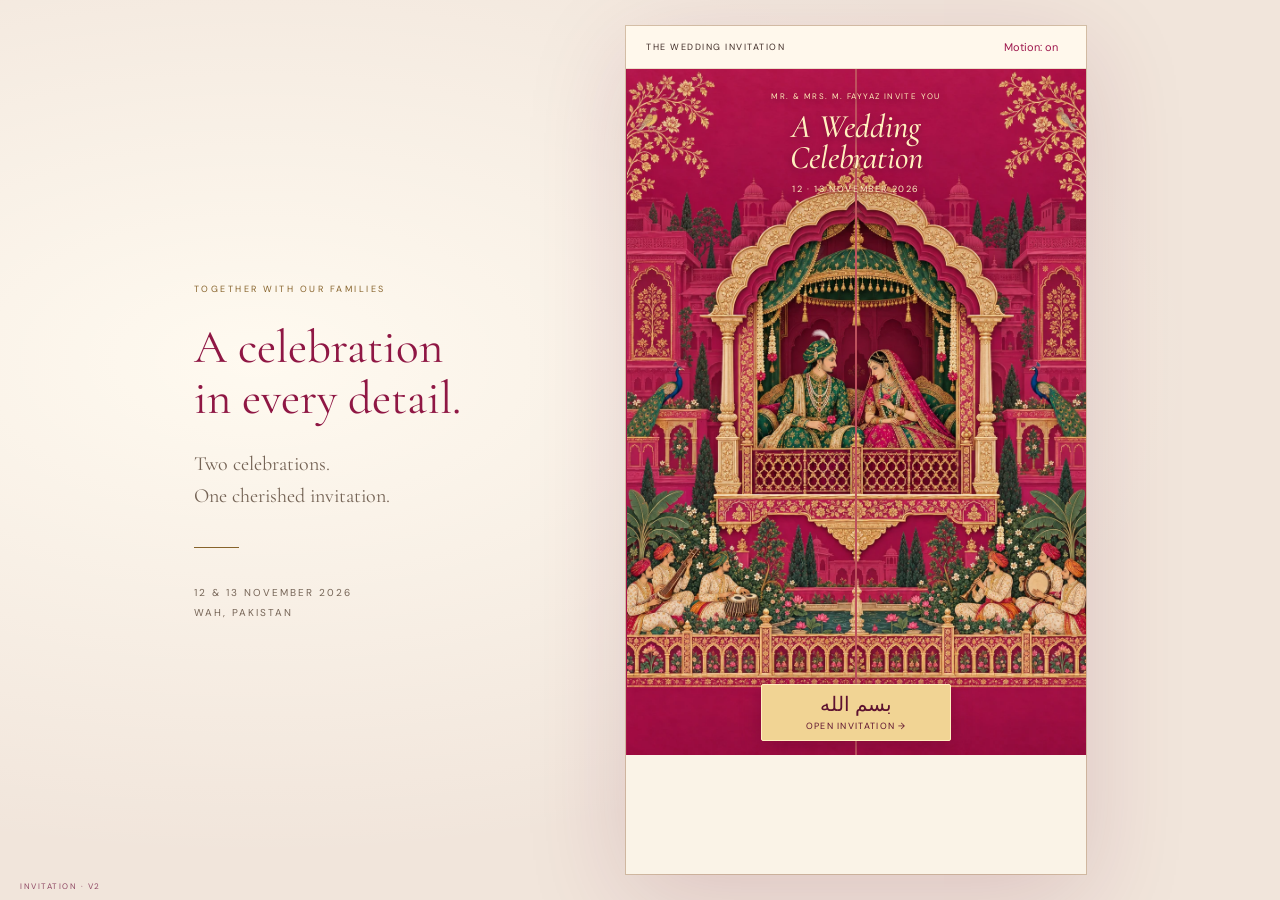
<file: index.html>
<!doctype html>
<html lang="en"><head><meta charset="utf-8"><meta name="viewport" content="width=device-width,initial-scale=1,viewport-fit=cover"><meta name="theme-color" content="#531d31"><meta name="description" content="With joy, Mr. & Mrs. M. Fayyaz invite you to celebrate. Mehndi, 12 November; Barat, 13 November 2026. Wah, Pakistan."><title>Awais Shakeel · Mehndi & Barat · 12–13 November 2026</title><meta name="robots" content="noindex, nofollow"><meta property="og:type" content="website"><meta property="og:title" content="You are invited · 12 & 13 November 2026"><meta property="og:description" content="Join the Fayyaz family for Mehndi and Barat celebrations in Wah, Pakistan."><meta property="og:image" content="https://ahsanrj-portfolio.github.io/awais-wedding-invitation/royal-cover-v2.webp"><meta property="og:image:alt" content="Magenta and gold royal miniature wedding illustration"><meta name="twitter:card" content="summary_large_image"><link rel="icon" href="favicon.svg" type="image/svg+xml"><link rel="canonical" href="https://ahsanrj-portfolio.github.io/awais-wedding-invitation/"><noscript><style>.opening,.navigation,.toolbar button,.primary[data-go],button[data-calendar],#replay{display:none!important}.invitation{height:auto!important}.book{min-height:600px}.page,.page[hidden]{position:relative!important;display:block!important;min-height:650px}.intro-copy{min-height:650px}</style></noscript><link rel="stylesheet" href="style.css"><link rel="stylesheet" href="visual-theme-v2.css?v=2"><link rel="preload" as="image" href="royal-cover-v2.webp"><link rel="stylesheet" href="motion.css"><link rel="stylesheet" href="barat-film.css"><link rel="stylesheet" href="navigation-guide.css"></head><body>
<div class="desktop-note"><span class="small">TOGETHER WITH OUR FAMILIES</span><h2>A celebration<br>in every detail.</h2><p>Two celebrations.<br>One cherished invitation.</p><span class="line"></span><p class="date-note">12 & 13 NOVEMBER 2026<br>WAH, PAKISTAN</p></div>
<main class="invitation" aria-label="Wedding invitation">
<header class="toolbar"><span class="brand">THE WEDDING INVITATION</span><button id="motion" class="text-button" aria-pressed="false">Motion: on</button></header>
<div class="book" id="book">
<section class="page intro" id="page-0" aria-labelledby="title-0"><div class="welcome-note"><p class="blessing">In the name of Allah,<br>the Most Beneficent, the Most Merciful</p><p class="hosts">Mr. & Mrs. M. Fayyaz</p><p class="invite-line">joyfully invite you to celebrate the wedding of</p></div><div class="floral-poster"><img src="floral-couple.jpg" alt="Illustrated wedding couple on a lavish red floral stage, with hanging pink flowers and chandeliers"><div class="intro-copy"><h1 id="title-0" tabindex="-1">D/o Fayyaz <span class="amp">&</span><br>Awais Shakeel</h1><p class="parentage">S/o M. Shakeel</p><p class="wedding-dates">12 & 13 November 2026</p></div></div><div class="intro-cta"><p>With your presence, our joy is complete.</p><button class="primary" data-go="1">Explore the celebrations <span>→</span></button></div></section>
<section class="page event mehndi" id="page-1" hidden aria-labelledby="title-1"><div class="event-poster mehndi-poster"><img src="mehndi-original.jpg" alt="Colourful Mehndi illustration with hanging floral baskets, orange drapes, pink backdrop, a seated couple and dhol players"><div class="poster-copy"><p class="eyebrow">THE FIRST CELEBRATION</p><h2 id="title-1" tabindex="-1">Mehndi</h2><p class="script-sub">An evening of colour & joy</p><p class="poster-date">Thursday · 12 November 2026</p><p class="poster-time">Mehndi · 7:00 PM<br>Dinner · 8:00 PM</p><p class="poster-venue">Al-Maida Marriage Hall<br><small>Jhang Bahtar Road, Wah</small></p></div></div><div class="event-content"><p class="programme">PROGRAMME · IN SHA ALLAH</p><dl class="schedule"><div><dt>Mehndi</dt><dd>7:00 PM</dd></div><div><dt>Dinner</dt><dd>8:00 PM</dd></div></dl><span aria-hidden="true" class="ornament">✧</span><p class="eyebrow">THE VENUE</p><h3>Al-Maida Marriage Hall</h3><p class="address">Jhang Bahtar Road, Wah</p><div class="actions"><button class="primary" data-calendar="0">Add to calendar <span>↗</span></button><a class="secondary" target="_blank" rel="noopener" href="https://www.google.com/maps/search/?api=1&query=Al-Maida%20Marriage%20Hall%20Jhang%20Bahtar%20Road%20Wah">Find venue ↗</a></div><p class="micro">Times in Pakistan Standard Time · Maps opens a venue search</p></div></section>
<section class="page event barat" id="page-2" hidden aria-labelledby="title-2"><div class="barat-film"><h2 id="title-2" tabindex="-1" class="scene-heading">Baraat Welcome</h2><video id="barat-video" muted loop playsinline preload="none" poster="barat-procession-poster.jpg" aria-label="Animated wedding procession beneath a maroon and gold palace arch"><source src="barat-procession.mp4" type="video/mp4"></video><div class="foreground-ground" aria-hidden="true"></div><img class="foreground-bride" src="bride-red-foreground.png" alt="Bride seen from behind wearing a deep red lehenga with ornate gold embroidery"><button class="barat-video-control" id="barat-video-control">Play scene ▷</button></div><div class="event-content"><p class="barat-event-date">Friday · 13 November 2026</p><p class="programme">PROGRAMME · IN SHA ALLAH</p><dl class="schedule"><div><dt>Arrival of Barat</dt><dd>12:00 PM</dd></div><div><dt>Lunch</dt><dd>1:00 PM</dd></div><div><dt>Rukhsati</dt><dd>3:00 PM</dd></div></dl><span aria-hidden="true" class="ornament">✧</span><p class="eyebrow">THE VENUE</p><h3>Kallisto Grand Marquee</h3><p class="address">Jhang Bahtar Road, Wah</p><div class="actions"><button class="primary" data-calendar="1">Add to calendar <span>↗</span></button><a class="secondary" target="_blank" rel="noopener" href="https://www.google.com/maps/search/?api=1&query=Kallisto%20Grand%20Marquee%20Jhang%20Bahtar%20Road%20Wah">Find venue ↗</a></div><p class="micro">Times in Pakistan Standard Time · Maps opens a venue search</p></div></section>
<section class="page rsvp" id="page-3" hidden aria-labelledby="title-3"><div class="rsvp-content"><span class="eyebrow">WE LOOK FORWARD TO WELCOMING YOU</span><h2 id="title-3" tabindex="-1">With love,<br>our family</h2><img class="couple" src="couple-blended.svg" alt="Illustration of a bride in maroon and gold and a groom in a black sherwani dancing together"><p class="programme">R.S.V.P.</p><div class="contacts"><a href="tel:+923005140269"><span>M. Fayyaz</span><small>0300-5140269</small><b aria-hidden="true">↗</b></a><a href="tel:+923365899009"><span>M. Ahsan</span><small>0336-5899009</small><b aria-hidden="true">↗</b></a></div><p class="looking">Looking forward</p><p class="family">M. Riaz · M. Imran · M. Ijaz</p><button id="replay" class="text-button">↺ Replay the opening</button></div></section>
<div id="opening" class="opening"><div class="cover-art" role="img" aria-label="Magenta and antique-gold miniature invitation cover with a royal couple in an emerald jharokha and wedding musicians"></div><div class="opening-copy"><p class="eyebrow">MR. & MRS. M. FAYYAZ INVITE YOU</p><h2>A Wedding<br>Celebration</h2><p>12 · 13 NOVEMBER 2026</p></div><button id="open" class="seal" aria-label="Open the wedding invitation"><span>بسم الله</span><small>OPEN INVITATION →</small></button></div>
</div><footer class="navigation"><button id="back" aria-label="Previous card">←</button><nav aria-label="Invitation cards"><button data-go="0" aria-current="page">Invitation</button><button data-go="1">Mehndi</button><button data-go="2">Barat</button><button data-go="3">RSVP</button></nav><button id="next" aria-label="Next card">→</button></footer><div class="status" role="status" aria-live="polite" id="status"></div>
</main><span class="build">INVITATION · V2</span><script src="app.js"></script><script src="motion.js"></script><script src="barat-film.js"></script><script src="navigation-guide.js"></script></body></html>
</file>
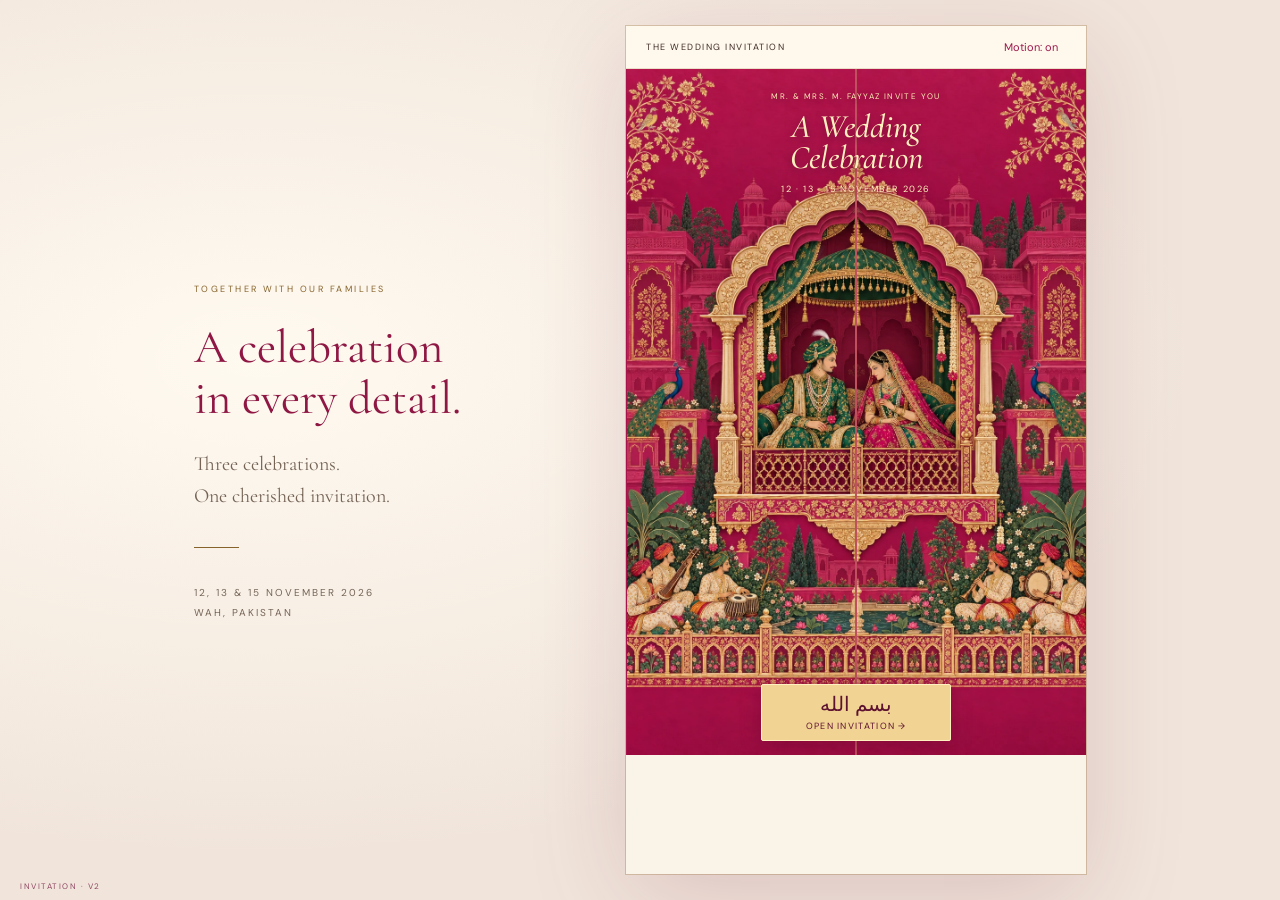
<file: with-walima.html>
<!doctype html>
<html lang="en"><head><meta charset="utf-8"><meta name="viewport" content="width=device-width,initial-scale=1,viewport-fit=cover"><meta name="theme-color" content="#531d31"><meta name="description" content="With joy, Mr. & Mrs. M. Fayyaz invite you to celebrate. Mehndi, 12 November; Barat, 13 November; Walima, 15 November 2026. Wah, Pakistan."><title>Awais Shakeel · Mehndi, Barat & Walima · November 2026</title><meta name="robots" content="noindex, nofollow"><meta property="og:type" content="website"><meta property="og:title" content="You are invited · 12, 13 & 15 November 2026"><meta property="og:description" content="Join the Fayyaz and Shakeel families for Mehndi, Barat and Walima in Wah, Pakistan."><meta property="og:image" content="https://ahsanrj-portfolio.github.io/awais-wedding-invitation/royal-cover-v2.webp"><meta property="og:image:alt" content="Magenta and gold royal miniature wedding illustration"><meta name="twitter:card" content="summary_large_image"><link rel="icon" href="favicon.svg" type="image/svg+xml"><link rel="canonical" href="https://ahsanrj-portfolio.github.io/awais-wedding-invitation/with-walima.html"><noscript><style>.opening,.navigation,.toolbar button,.primary[data-go],button[data-calendar],#replay{display:none!important}.invitation{height:auto!important}.book{min-height:600px}.page,.page[hidden]{position:relative!important;display:block!important;min-height:650px}.intro-copy{min-height:650px}</style></noscript><link rel="stylesheet" href="style.css"><link rel="stylesheet" href="visual-theme-v2.css?v=2"><link rel="preload" as="image" href="royal-cover-v2.webp"><link rel="stylesheet" href="motion.css"><link rel="stylesheet" href="walima.css"><link rel="stylesheet" href="barat-film.css"><link rel="stylesheet" href="navigation-guide.css"></head><body>
<div class="desktop-note"><span class="small">TOGETHER WITH OUR FAMILIES</span><h2>A celebration<br>in every detail.</h2><p>Three celebrations.<br>One cherished invitation.</p><span class="line"></span><p class="date-note">12, 13 & 15 NOVEMBER 2026<br>WAH, PAKISTAN</p></div>
<main class="invitation" aria-label="Wedding invitation">
<header class="toolbar"><span class="brand">THE WEDDING INVITATION</span><button id="motion" class="text-button" aria-pressed="false">Motion: on</button></header>
<div class="book" id="book">
<section class="page intro" id="page-0" aria-labelledby="title-0"><div class="welcome-note"><p class="blessing">In the name of Allah,<br>the Most Beneficent, the Most Merciful</p><p class="hosts">Mr. & Mrs. M. Fayyaz<br>Mr. & Mrs. M. Shakeel</p><p class="invite-line">joyfully invite you to celebrate the wedding of</p></div><div class="floral-poster"><img src="floral-couple.jpg" alt="Illustrated wedding couple on a lavish red floral stage, with hanging pink flowers and chandeliers"><div class="intro-copy"><h1 id="title-0" tabindex="-1">D/o Fayyaz <span class="amp">&</span><br>Awais Shakeel</h1><p class="parentage">S/o M. Shakeel</p><p class="wedding-dates">12, 13 & 15 November 2026</p></div></div><div class="intro-cta"><p>With your presence, our joy is complete.</p><button class="primary" data-go="1">Explore the celebrations <span>→</span></button></div></section>
<section class="page event mehndi" id="page-1" hidden aria-labelledby="title-1"><div class="event-poster mehndi-poster"><img src="mehndi-original.jpg" alt="Colourful Mehndi illustration with hanging floral baskets, orange drapes, pink backdrop, a seated couple and dhol players"><div class="poster-copy"><p class="eyebrow">THE FIRST CELEBRATION</p><h2 id="title-1" tabindex="-1">Mehndi</h2><p class="script-sub">An evening of colour & joy</p><p class="poster-date">Thursday · 12 November 2026</p><p class="poster-time">Mehndi · 7:00 PM<br>Dinner · 8:00 PM</p><p class="poster-venue">Al-Maida Marriage Hall<br><small>Jhang Bahtar Road, Wah</small></p></div></div><div class="event-content"><p class="programme">PROGRAMME · IN SHA ALLAH</p><dl class="schedule"><div><dt>Mehndi</dt><dd>7:00 PM</dd></div><div><dt>Dinner</dt><dd>8:00 PM</dd></div></dl><span aria-hidden="true" class="ornament">✧</span><p class="eyebrow">THE VENUE</p><h3>Al-Maida Marriage Hall</h3><p class="address">Jhang Bahtar Road, Wah</p><div class="actions"><button class="primary" data-calendar="0">Add to calendar <span>↗</span></button><a class="secondary" target="_blank" rel="noopener" href="https://www.google.com/maps/search/?api=1&query=Al-Maida%20Marriage%20Hall%20Jhang%20Bahtar%20Road%20Wah">Find venue ↗</a></div><p class="micro">Times in Pakistan Standard Time · Maps opens a venue search</p></div></section>
<section class="page event barat" id="page-2" hidden aria-labelledby="title-2"><div class="barat-film"><h2 id="title-2" tabindex="-1" class="scene-heading">Baraat Welcome</h2><video id="barat-video" muted loop playsinline preload="none" poster="barat-procession-poster.jpg" aria-label="Animated wedding procession beneath a maroon and gold palace arch"><source src="barat-procession.mp4" type="video/mp4"></video><div class="foreground-ground" aria-hidden="true"></div><img class="foreground-bride" src="bride-red-foreground.png" alt="Bride seen from behind wearing a deep red lehenga with ornate gold embroidery"><button class="barat-video-control" id="barat-video-control">Play scene ▷</button></div><div class="event-content"><p class="barat-event-date">Friday · 13 November 2026</p><p class="programme">PROGRAMME · IN SHA ALLAH</p><dl class="schedule"><div><dt>Arrival of Barat</dt><dd>12:00 PM</dd></div><div><dt>Lunch</dt><dd>1:00 PM</dd></div><div><dt>Rukhsati</dt><dd>3:00 PM</dd></div></dl><span aria-hidden="true" class="ornament">✧</span><p class="eyebrow">THE VENUE</p><h3>Kallisto Grand Marquee</h3><p class="address">Jhang Bahtar Road, Wah</p><div class="actions"><button class="primary" data-calendar="1">Add to calendar <span>↗</span></button><a class="secondary" target="_blank" rel="noopener" href="https://www.google.com/maps/search/?api=1&query=Kallisto%20Grand%20Marquee%20Jhang%20Bahtar%20Road%20Wah">Find venue ↗</a></div><p class="micro">Times in Pakistan Standard Time · Maps opens a venue search</p></div></section>
<section class="page event walima" id="page-3" hidden aria-labelledby="title-3"><div class="walima-poster"><video id="walima-video" muted loop playsinline preload="none" poster="walima-poster.jpg" aria-label="Animated chandelier-lit garden with an illustrated couple"><source src="walima-scene-clean-loop.mp4" type="video/mp4"></video><div class="walima-copy"><p class="eyebrow">MR. &amp; MRS. M. SHAKEEL INVITE YOU</p><h2 id="title-3" tabindex="-1">Walima</h2><p class="walima-names">D/o Fayyaz &amp; Awais Shakeel</p><p class="walima-date">Sunday · 15 November 2026</p><p class="walima-time">Arrival · 12:00 PM<br>Lunch · 1:00 PM</p><h3>GMC Marquee</h3><p class="walima-address">New City Phase 2, Wah Cantt</p></div><button class="video-control" id="video-control">Play scene ▷</button></div><div class="event-content"><p class="programme">PROGRAMME · IN SHA ALLAH</p><dl class="schedule"><div><dt>Arrival</dt><dd>12:00 PM</dd></div><div><dt>Lunch</dt><dd>1:00 PM</dd></div></dl><span class="ornament" aria-hidden="true">✧</span><p class="eyebrow">THE VENUE</p><h3>GMC Marquee</h3><p class="address">New City Phase 2, Wah Cantt</p><div class="actions"><button class="primary" data-calendar="2">Add to calendar ↗</button><a class="secondary" target="_blank" rel="noopener" href="https://www.google.com/maps/search/?api=1&amp;query=GMC%20Marquee%20New%20City%20Phase%202%20Wah%20Cantt">Find venue ↗</a></div><p class="micro">Pakistan Standard Time · Maps opens a venue search</p></div></section><section class="page rsvp" id="page-4" hidden aria-labelledby="title-4"><div class="rsvp-content"><span class="eyebrow">WE LOOK FORWARD TO WELCOMING YOU</span><h2 id="title-4" tabindex="-1">With love,<br>our family</h2><img class="couple" src="couple-blended.svg" alt="Illustration of a bride in maroon and gold and a groom in a black sherwani dancing together"><p class="programme">R.S.V.P.</p><div class="contacts"><a href="tel:+923005140269"><span>M. Fayyaz</span><small>0300-5140269</small><b aria-hidden="true">↗</b></a><a href="tel:+923365899009"><span>M. Ahsan</span><small>0336-5899009</small><b aria-hidden="true">↗</b></a></div><p class="looking">Looking forward</p><p class="family">M. Riaz · M. Imran · M. Ijaz</p><button id="replay" class="text-button">↺ Replay the opening</button></div></section>
<div id="opening" class="opening"><div class="cover-art" role="img" aria-label="Magenta and antique-gold miniature invitation cover with a royal couple in an emerald jharokha and wedding musicians"></div><div class="opening-copy"><p class="eyebrow">MR. & MRS. M. FAYYAZ INVITE YOU</p><h2>A Wedding<br>Celebration</h2><p>12 · 13 · 15 NOVEMBER 2026</p></div><button id="open" class="seal" aria-label="Open the wedding invitation"><span>بسم الله</span><small>OPEN INVITATION →</small></button></div>
</div><footer class="navigation"><button id="back" aria-label="Previous card">←</button><nav aria-label="Invitation cards"><button data-go="0" aria-current="page">Invitation</button><button data-go="1">Mehndi</button><button data-go="2">Barat</button><button data-go="3">Walima</button><button data-go="4">RSVP</button></nav><button id="next" aria-label="Next card">→</button></footer><div class="status" role="status" aria-live="polite" id="status"></div>
</main><span class="build">INVITATION · V2</span><script src="walima-app.js?v=day"></script><script src="motion.js"></script><script src="walima.js"></script><script src="barat-film.js"></script><script src="navigation-guide.js"></script></body></html>
</file>
<file: style.css>
@import url('https://fonts.googleapis.com/css2?family=Cormorant+Garamond:ital,wght@0,400;0,500;0,600;1,400;1,500&family=DM+Sans:wght@400;500;600&display=swap');
:root{--wine:#63283a;--ink:#402d28;--gold:#9d7944;--paper:#faf3e7;--sans:'DM Sans',Arial,sans-serif;--serif:'Cormorant Garamond',Georgia,serif}*{box-sizing:border-box}body{margin:0;color:var(--ink);background:#eee5d8;font-family:var(--serif);min-height:100vh;min-height:100dvh;display:flex;align-items:center;justify-content:center;gap:8vw;padding:26px;background-image:radial-gradient(ellipse at 20% 50%,#fffcf5 0%,transparent 60%)}button,a{-webkit-tap-highlight-color:transparent}button{cursor:pointer;font:inherit}button:focus-visible,a:focus-visible{outline:3px solid #b77a25;outline-offset:4px}button:disabled{opacity:.3;cursor:default}a{color:inherit}button{touch-action:manipulation}h1,h2,h3,p{margin:0}h1:focus,h2:focus{outline:none}.desktop-note{width:330px;align-self:center}.small,.eyebrow,.brand,.programme,.location-label,.date-note,.micro,.build{font-family:var(--sans)}.small{font-size:9px;letter-spacing:2.5px;color:var(--gold)}.desktop-note h2{font-size:47px;line-height:1.08;font-weight:400;margin:25px 0;color:var(--wine)}.desktop-note p{font-size:20px;line-height:1.6;color:#806f62}.line{display:block;width:45px;height:1px;background:var(--gold);margin:35px 0}.desktop-note .date-note{font-size:10px;letter-spacing:2px;line-height:2}.invitation{position:relative;width:460px;max-width:100%;height:min(900px,calc(100dvh - 52px));min-height:0;background:var(--paper);box-shadow:0 24px 90px #39221826,0 0 0 1px #a1855740;display:flex;flex-direction:column}.toolbar{height:43px;flex-shrink:0;padding:0 20px;display:flex;justify-content:space-between;align-items:center;border-bottom:1px solid #9c7b4433;background:#fbf6ed}.brand{font-size:8px;letter-spacing:1.5px}.text-button{border:0;background:none;font-family:var(--sans);font-size:10px;min-height:44px;color:var(--wine);padding:8px}.book{position:relative;flex:1;min-height:0;perspective:1400px;background:var(--paper)}.page{position:absolute;inset:0;overflow:auto;overscroll-behavior:contain;background-color:var(--paper);scrollbar-width:thin;scrollbar-color:#bca47a transparent}.page[hidden]{display:none}.intro{background-image:url('courtyard.webp');background-size:100% 100%;text-align:center}.intro-copy{padding:21% 14% 26%;min-height:100%;display:flex;align-items:center;flex-direction:column}.blessing{font-size:10px;line-height:1.5;letter-spacing:.7px;text-transform:uppercase;max-width:230px}.hosts{font-size:20px;margin-top:24px;font-weight:600}.invite-line{font-size:13px;margin:8px -4px 18px}.intro h1{font-size:44px;line-height:.96;letter-spacing:-1.5px;color:var(--wine);font-weight:500}.amp{display:block;font-size:30px;font-style:italic;color:var(--gold);margin:7px}.parentage{font-size:14px;margin-top:11px}.flourish{font-size:32px;color:var(--gold);margin:10px 0 4px}.wedding-dates{font-size:21px}.location-label{font-size:8px;letter-spacing:2px;margin-top:9px}.primary{border:1px solid var(--wine);background:var(--wine);color:#fff8e9;min-height:46px;padding:12px 20px;display:inline-flex;align-items:center;justify-content:center;gap:16px;text-decoration:none;font:11px var(--sans);letter-spacing:.2px;transition:background .2s}.primary:hover{background:#82384e}.intro .primary{margin-top:23px;padding:12px 14px;font-size:10px}.intro-bottom{position:absolute;bottom:20px;left:0;right:0;font-size:12px;font-style:italic}.navigation{height:65px;flex-shrink:0;background:#fcf7ee;border-top:1px solid #b79b733d;display:flex;align-items:center;justify-content:space-between;padding:4px 8px}.navigation>button{width:36px;min-height:44px;background:none;border:0;font-size:23px;color:var(--wine)}nav{display:flex;gap:4px}nav button{position:relative;border:0;background:transparent;font:10px var(--sans);min-height:44px;padding:10px;color:#968474}nav button[aria-current]{color:var(--wine)}nav button[aria-current]:after{content:'';width:16px;height:2px;background:var(--wine);position:absolute;bottom:4px;left:calc(50% - 8px)}.event{background-image:linear-gradient(#fbf5eae8,#fbf5eae8),url('courtyard.webp');background-size:cover;text-align:center;padding:24px}.event:before{content:'';position:absolute;inset:12px;border:1px solid #a98a5f66;pointer-events:none}.event-content{position:relative;padding:22px 12px 20px}.eyebrow{font-size:8px;letter-spacing:1.7px;line-height:1.7;color:var(--gold)}.event h2{font-size:65px;line-height:1;font-weight:400;font-style:italic;margin:14px 0 4px}.script-sub{font-size:17px;font-style:italic;color:#8f775e}.mehndi{--wine:#425b40}.date-block{display:flex;align-items:center;justify-content:center;gap:20px;border-top:1px solid #ad91664d;border-bottom:1px solid #ad91664d;padding:13px 0;margin:24px 0}.date-block strong{font-weight:400;font-size:66px;line-height:1;color:var(--wine)}.date-block span{font:9px/1.7 var(--sans);letter-spacing:1px;min-width:68px}.programme{font-size:9px;letter-spacing:1.4px;margin-bottom:14px}.schedule{margin:0 auto;max-width:270px;font-size:19px}.schedule div{display:flex;justify-content:space-between;padding:6px 0;border-bottom:1px dotted #ad916657}.schedule dd{margin:0;font-size:18px}.ornament{display:block;font-size:28px;color:var(--gold);margin:13px 0 9px}.event h3{font-size:26px;font-weight:600;margin-top:5px;line-height:1.1}.address{font-size:16px;margin-top:6px}.actions{display:flex;flex-direction:column;gap:4px;align-items:stretch;margin:23px auto 0;max-width:280px}.secondary{padding:14px 16px;font:11px var(--sans);text-underline-offset:4px;min-height:44px}.micro{font-size:8px;line-height:1.6;color:#8e7c68;margin:8px auto 0;max-width:260px}.rsvp{background:radial-gradient(ellipse at 50% 45%,#fff 0%,#faf3e7 65%);text-align:center}.rsvp-content{padding:34px 42px 20px}.rsvp h2{font-size:42px;line-height:1.05;font-style:italic;font-weight:400;color:var(--wine);margin:12px 0}.couple{height:220px;max-width:100%;object-fit:contain;mix-blend-mode:multiply}.contacts{display:flex;flex-direction:column;gap:4px}.contacts a{position:relative;padding:12px 20px;border-bottom:1px solid #bba0795e;text-decoration:none;text-align:left;min-height:58px}.contacts span{display:block;font-size:20px}.contacts small{font:10px var(--sans);color:#89735e}.contacts b{position:absolute;right:16px;top:22px;font-weight:400}.looking{font-size:16px;font-style:italic;margin-top:18px}.family{font-size:16px;margin:6px 0 10px}.opening{position:absolute;inset:0;z-index:5;perspective:1300px;overflow:hidden;background:none;pointer-events:none}.door{position:absolute;width:50.1%;height:100%;top:0;background-color:#63283a;background-image:repeating-linear-gradient(90deg,transparent 0 28px,#e9c8840b 29px 30px),linear-gradient(90deg,#0002,transparent 40%,#0002);border:1px solid #c2a16c;backface-visibility:hidden;transition:transform 1.7s cubic-bezier(.32,.04,.22,1);pointer-events:auto}.left-door{left:0;transform-origin:left center}.right-door{right:0;transform-origin:right center}.door-inlay{position:absolute;inset:17px 10px;border:1px solid #c8a76a9c;border-radius:130px 130px 0 0;box-shadow:inset 0 0 0 6px #63283a,inset 0 0 0 7px #c8a76a66}.door-panel{position:absolute;inset:48% 15px 25px;border:1px solid #c8a76a66;border-radius:60px 60px 2px 2px;background:repeating-conic-gradient(from 45deg,#c7a36b14 0% 25%,transparent 0% 50%) 0 0/24px 24px}.door-flower{position:absolute;top:19%;left:0;right:0;text-align:center;font-size:74px;color:#d3b97f66}.opening-copy{position:absolute;top:24%;left:8%;right:8%;color:#f7e6bf;text-align:center;transition:opacity .35s}.opening-copy .eyebrow{color:#ddc89e}.opening-copy h2{font-size:39px;line-height:1.08;font-weight:400;font-style:italic;margin:18px 0}.opening-copy>p:last-child{font:9px var(--sans);letter-spacing:2px}.seal{position:absolute;left:50%;top:58%;transform:translate(-50%,-50%);border:1px solid #e7c98a;border-radius:50%;width:112px;height:112px;background:#b08b4e;color:#fff8e8;box-shadow:0 0 0 5px #63283a,0 0 0 6px #c2a16c,0 8px 30px #0005;pointer-events:auto;transition:opacity .3s,box-shadow .3s}.seal:hover{box-shadow:0 0 0 7px #63283a,0 0 0 8px #e5c992,0 8px 30px #0005}.seal span{display:block;font:30px Georgia,serif}.seal small{display:block;font:7px var(--sans);letter-spacing:1px;margin-top:10px}.tap-hint{position:absolute;bottom:15%;width:100%;text-align:center;color:#d6bf94;font-size:15px;font-style:italic;transition:opacity .3s}.opening.opened .left-door{transform:rotateY(-105deg)}.opening.opened .right-door{transform:rotateY(105deg)}.opening.opened .opening-copy,.opening.opened .seal,.opening.opened .tap-hint{opacity:0;pointer-events:none}.opening[hidden]{display:none}.page.enter{animation:card-in .55s ease-out}@keyframes card-in{from{opacity:0;transform:rotateY(-7deg) translateX(12px)}to{opacity:1;transform:none}}.status{position:absolute;bottom:70px;left:25px;right:25px;font:11px/1.5 var(--sans);background:#fff9eefa;padding:0;text-align:center;z-index:8}.status:not(:empty){padding:12px;border:1px solid #c9b58f}.build{position:fixed;bottom:9px;left:20px;font-size:8px;letter-spacing:1.5px;color:#9d8b77}.calm .door{transition:none}.calm .page.enter{animation:none}@media(prefers-reduced-motion:reduce){body:not(.full-motion) .door{transition:none}body:not(.full-motion) .page.enter{animation:none}}@media(max-width:850px){.desktop-note{display:none}body{padding:18px}.invitation{height:calc(100dvh - 36px)}.build{display:none}}@media(max-width:500px){body{padding:0;display:block;background:var(--paper)}.invitation{width:100%;height:100vh;height:100dvh;min-height:0;box-shadow:none}.toolbar{padding-top:env(safe-area-inset-top);height:calc(43px + env(safe-area-inset-top));padding-left:15px;padding-right:12px}.navigation{height:calc(65px + env(safe-area-inset-bottom));padding-bottom:env(safe-area-inset-bottom)}.intro h1{font-size:clamp(35px,10.5vw,46px)}.intro-copy{padding-top:21%;padding-bottom:30%}.hosts{margin-top:20px}.rsvp-content{padding:28px 34px 20px}.event{padding:20px}.event-content{padding-top:20px}.event h2{font-size:59px}.opening-copy h2{font-size:36px}}@media(max-height:740px){.intro-copy{padding-top:15%;padding-bottom:100px}.blessing{font-size:9px}.hosts{margin-top:13px}.invite-line{margin-bottom:14px}.intro h1{font-size:37px}.flourish{margin:4px 0;font-size:25px}.intro .primary{margin-top:14px}.intro-bottom{display:none}.event-content{padding-top:10px}.event h2{font-size:51px;margin-top:8px}.date-block{margin:15px 0;padding:9px 0}.date-block strong{font-size:53px}.ornament{margin:9px 0 4px}.actions{margin-top:13px}.couple{height:160px}.rsvp-content{padding-top:20px}.rsvp h2{font-size:36px}}
/* Audit refinements */
.opening-copy{top:14%}.seal{top:65%}.tap-hint{bottom:10%}.door-flower{top:6%;font-size:58px}.wedding-dates{position:relative;z-index:1;background:#fbf4e7f2;box-shadow:0 0 18px 10px #fbf4e7ed;padding:3px 7px}.location-label{position:relative;z-index:1;background:#fbf4e7e8}.brand{font-size:9px}.text-button{font-size:11px}.eyebrow{font-size:10px}.programme{font-size:10px}nav button{font-size:11px}.micro{font-size:10px}.primary,.intro .primary{font-size:12px}.secondary{font-size:12px}.contacts small{font-size:12px}.navigation>button{width:44px;flex-shrink:0}nav{gap:0}nav button{padding:10px 7px}.door-flower,.flourish,.ornament{user-select:none}@media(max-width:350px){.brand{font-size:8px;letter-spacing:1px}.intro-copy{padding-left:12%;padding-right:12%}.opening-copy h2{font-size:32px}.seal{width:98px;height:98px}.tap-hint{font-size:13px}.rsvp-content{padding-left:24px;padding-right:24px}.event{padding:16px}.event-content{padding-left:8px;padding-right:8px}.date-block{gap:12px}}
@media(max-height:420px){.opening-copy{top:7%;left:8%;right:50%}.opening-copy h2{font-size:24px;margin:10px 0}.opening-copy .eyebrow{font-size:8px}.opening-copy>p:last-child{font-size:8px;line-height:1.6}.seal{left:75%;top:45%;width:95px;height:95px}.tap-hint{bottom:5%;font-size:12px}.door-flower{display:none}}
body{overflow-x:hidden} :root{--gold:#806033}.script-sub{color:#756047}.micro,.contacts small{color:#70604d}nav button{color:#756451}.desktop-note p{color:#756456}

.status{pointer-events:none}
</file>
<file: visual-theme-v2.css>
/* V2: supplied illustration-led invitation */
:root{--wine:#9e174d;--gold:#87632b}body{background:#f1e5db;background-image:radial-gradient(ellipse at 20% 40%,#fffaf0,transparent 65%)}.desktop-note h2{color:#8f1744}.invitation{box-shadow:0 25px 95px #6b143928,0 0 0 1px #b6986c77}.toolbar,.navigation{background:#fff8ec}.book{background:#fff7e9}.opening{background:#a7144b;overflow:hidden;perspective:1500px}.cover-art{position:absolute;inset:0;background:url('royal-cover-v2.webp') center/contain no-repeat;transform-origin:left center;transition:transform 1.2s cubic-bezier(.3,.04,.18,1),opacity 1.1s}.opening-copy{top:3%;left:10%;right:10%;color:#fff0be;text-shadow:0 2px 7px #721039}.opening-copy .eyebrow{font-size:8px;letter-spacing:1.4px;color:#ffedb8}.opening-copy h2{font-size:33px;line-height:.92;margin:9px 0 10px;font-weight:500}.opening-copy>p:last-child{font-size:9px;letter-spacing:1.6px}.seal{top:auto;bottom:2%;left:50%;transform:translateX(-50%);width:190px;height:57px;border-radius:2px;background:#f1d494;color:#5d1230;border:1px solid #fff0bf;box-shadow:0 3px 20px #60062d66}.seal span{font-size:20px;line-height:1}.seal small{font-size:9px;letter-spacing:1.3px;margin-top:6px}.seal:hover{box-shadow:0 0 0 3px #cda95c88,0 4px 20px #60062d77}.opening.opened .cover-art{transform:rotateY(-88deg);opacity:0}.calm .cover-art{transition:none}@media(prefers-reduced-motion:reduce){body:not(.full-motion) .cover-art{transition:none}}
.intro{background:#fff8e9;text-align:center}.welcome-note{padding:22px 15px 12px;background:#fff8ed}.welcome-note .blessing{margin:auto;max-width:300px;font-size:9px}.welcome-note .hosts{font-size:23px;margin-top:12px}.welcome-note .invite-line{font-size:14px;margin:6px 0 0}.floral-poster,.event-poster{position:relative;width:100%;text-align:center;overflow:hidden}.floral-poster>img,.event-poster>img{display:block;width:100%;height:auto}.intro-copy{position:absolute;top:24%;left:0;right:0;padding:0 8%;min-height:0;display:block;background:none}.intro h1{font-size:37px;line-height:.95;letter-spacing:-.5px;color:#85203a;font-weight:600}.intro .amp{display:inline;font-size:23px;margin:0 3px;color:#85622b}.intro .parentage{font-size:13px;margin-top:6px}.intro .wedding-dates{font-size:18px;margin-top:8px;padding:0;box-shadow:none;background:none}.intro-cta{padding:20px 15px 24px;background:#fff7e9}.intro-cta>p{font-style:italic;font-size:16px}.intro .primary{margin-top:14px}.event{padding:0;background-image:none}.event:before{display:none}.event-content{padding:24px 28px 26px;background:#fff5e5;position:relative}.event .programme{font-size:10px;letter-spacing:1.5px}.event .schedule{max-width:330px}.event .schedule div{padding:8px 0}.event .schedule dt,.event .schedule dd{font-size:19px}.event .ornament{margin:12px 0}.event h3{font-size:28px;line-height:1.1;margin:6px 0}.event .actions{max-width:330px;flex-direction:row;align-items:center;justify-content:center;gap:10px;margin-top:20px}.event .actions>*{flex:1}.event .secondary{padding:14px 8px;border:1px solid #b69a6c;text-decoration:none}.event .micro{max-width:330px;font-size:10px;margin-top:14px}.poster-copy{position:absolute;left:8%;right:8%;top:24%;color:#72243b}.event .poster-copy h2{font-size:57px;font-weight:500;line-height:1;margin:8px 0 5px}.event .poster-copy .script-sub{font-size:16px;color:inherit}.poster-date{font-size:17px;line-height:1.4;margin-top:12px}.poster-time{font:10px var(--sans);letter-spacing:1px;margin-top:7px}.mehndi .poster-copy .eyebrow{color:#6b4e2d}.mehndi .poster-copy .script-sub{display:none}.mehndi .poster-date{font-size:16px;margin-top:6px}.mehndi .poster-time{margin-top:5px}.mehndi{--wine:#7d374d}.barat{--wine:#efca8a;color:#f8ecdd;background:#081726}.barat .poster-copy{inset:0 0 auto;height:53%;padding:16% 9% 0;background-color:#081726;background-image:radial-gradient(circle at 18% 17%,#e5d9e8 0 .7px,transparent 1.3px),radial-gradient(circle at 70% 40%,#b8c8da 0 .5px,transparent 1.1px),radial-gradient(ellipse at 50% 100%,#28354b00,#081726aa);background-size:47px 61px,71px 87px,100% 100%;color:#f4ddeb}.barat .poster-copy .eyebrow{color:#e8c8ab;font-size:9px;letter-spacing:2px}.barat .poster-copy h2{font-size:47px;line-height:1.05;margin:17px -5px 8px}.barat .poster-copy .script-sub{font-size:22px;color:#eecbdd}.barat .poster-date{font-size:23px;margin-top:22px}.barat .poster-time{font-size:12px;letter-spacing:1px;margin-top:13px}.band-sign{position:absolute;left:23.2%;top:59.1%;width:20.5%;height:6%;background:#391d46;color:#ffd182;font:bold 14px/1.05 var(--sans);display:flex;align-items:center;justify-content:center;flex-direction:column;text-shadow:0 0 5px #f35b52;transform:rotate(2deg);padding:3px}.barat .event-content{background:#0b192b;color:#f9ecdd;border-top:1px solid #b9926455}.barat .event-content .eyebrow,.barat .ornament{color:#e4bf87}.barat .event-content .primary{background:#efca8a;color:#1e2030;border-color:#efca8a}.barat .event-content .secondary{color:#f2dfc5;border-color:#b8976c}.barat .event-content .micro{color:#c6beb6}.barat .schedule div{border-color:#b8976c66}.rsvp{background:#fdf0de}.rsvp-content{padding-top:30px}.rsvp .couple{height:250px}.rsvp h2{color:#9e174d}.build{color:#8f4864}.primary{border-radius:0}
@media(max-width:500px){.intro h1{font-size:32px}.welcome-note{padding-top:20px}.opening-copy h2{font-size:30px}.opening-copy{top:4%}.event .poster-copy h2{font-size:48px}.barat .poster-copy h2{font-size:43px}.barat .poster-date{font-size:21px}.band-sign{font-size:12px}.event-content{padding-left:24px;padding-right:24px}}
@media(max-width:350px){.intro h1{font-size:27px}.intro .parentage{font-size:11px;margin-top:4px}.intro .wedding-dates{font-size:15px;margin-top:5px}.event .poster-copy h2{font-size:40px}.poster-copy .eyebrow{font-size:8px}.mehndi .poster-date{font-size:13px}.mehndi .poster-time{font-size:9px}.barat .poster-copy h2{font-size:36px;margin-top:13px}.barat .poster-copy .script-sub{font-size:20px}.barat .poster-date{font-size:18px;margin-top:18px}.barat .poster-time{font-size:10px}.band-sign{font-size:10px}.opening-copy h2{font-size:27px}.opening-copy .eyebrow{font-size:7px}.seal{width:164px;height:49px}.seal small{font-size:8px}}
@media(max-height:500px) and (min-width:501px){.opening-copy{top:7%;left:3%;right:65%}.opening-copy h2{font-size:24px;line-height:1}.opening-copy .eyebrow{font-size:7px}.opening-copy>p:last-child{font-size:8px;line-height:1.5}.seal{left:83%;bottom:35%;width:125px;height:54px}.seal small{font-size:7px}.cover-art{background-position:center}}

.barat .poster-copy:after{content:'';position:absolute;left:0;right:0;bottom:-30px;height:30px;background:linear-gradient(#081726,transparent);pointer-events:none}

/* Original supplied Mehndi artwork, with event details in the writing area. */
.mehndi-poster .poster-copy{top:18%;left:8%;right:8%;height:34.5%;padding:4% 3% 2%;background:#dceef1;color:#943a44;border:1px solid #b4d3d955;display:flex;flex-direction:column;justify-content:center}
.mehndi-poster .poster-copy .eyebrow{color:#80471f;font-size:8px;letter-spacing:1.4px}
.mehndi-poster .poster-copy h2{color:#b52b63;font-size:55px;margin:7px 0}
.mehndi-poster .poster-date{font-size:17px;color:#85521b;margin:5px 0}
.mehndi-poster .poster-time{font-size:12px;line-height:1.7;letter-spacing:.4px;margin:5px 0}
.mehndi-poster .poster-venue{font-size:18px;line-height:1.25;margin:10px 0 0;color:#85521b}
.mehndi-poster .poster-venue small{font-size:14px}
@media(max-width:350px){.mehndi-poster .poster-copy h2{font-size:40px;margin:4px 0}.mehndi-poster .poster-date{font-size:13px}.mehndi-poster .poster-time{font-size:10px;margin:3px 0}.mehndi-poster .poster-venue{font-size:15px;margin-top:5px}.mehndi-poster .poster-venue small{font-size:12px}}

/* New user-selected Band Baja Baraat artwork. Cover only old invitation copy. */
.barat .poster-copy{height:51%;padding-top:10%;background-color:#06121c;clip-path:polygon(0 0,100% 0,100% 71%,76% 71%,76% 100%,24% 100%,24% 71%,0 71%)}
.barat .poster-copy:after{display:none}
.barat .poster-copy h2{font-size:58px;margin:15px 0 8px}
.barat .poster-copy .script-sub{font-size:23px}
.barat .poster-date{font-size:22px;margin-top:22px}
.barat .poster-time{font-size:12px;margin-top:14px}
@media(max-width:350px){.barat .poster-copy h2{font-size:46px}.barat .poster-copy .script-sub{font-size:19px}.barat .poster-date{font-size:18px;margin-top:16px}.barat .poster-time{font-size:10px}}

/* Explicit cream image compositing avoids Safari mix-blend layering differences. */
.rsvp .couple{mix-blend-mode:normal}
</file>
<file: motion.css>
.book{isolation:isolate;overflow:hidden}
.opening{background:transparent;perspective:1400px}
.cover-art{overflow:visible;background:none!important;transform:none!important;opacity:1!important;transition:none}
.cover-wing{position:absolute;top:0;bottom:0;width:50%;overflow:hidden;backface-visibility:hidden;background:#a7144b;transition:transform 1.8s cubic-bezier(.22,.65,.18,1),filter 1.8s;will-change:transform}
.cover-wing:first-child{left:0;transform-origin:left center;border-right:1px solid #ebcc8055}
.cover-wing:last-child{right:0;transform-origin:right center;border-left:1px solid #ebcc8055}
.wing-art{position:absolute;top:0;bottom:0;width:200%;background:url('royal-cover-v2.webp') center/contain no-repeat}
.cover-wing:last-child .wing-art{right:0}
.opening.opened .cover-wing:first-child{transform:rotateY(-108deg);filter:brightness(.6)}
.opening.opened .cover-wing:last-child{transform:rotateY(108deg);filter:brightness(.6)}
.opening-copy{transition:opacity .4s,transform .5s}
.opening.opened .opening-copy{transform:translateY(-12px)}
.opening:not(.opened) .seal{animation:seal-glow 3.8s ease-in-out infinite}
@keyframes seal-glow{50%{box-shadow:0 0 0 5px #f5d78b30,0 0 25px #f3d08466}}
.page.enter{animation:chapter-in .85s cubic-bezier(.16,1,.3,1) both}
@keyframes chapter-in{from{opacity:0;transform:translateX(calc(var(--direction,1)*35px)) rotateY(calc(var(--direction,1)*8deg)) scale(.98)}to{opacity:1;transform:none}}
.motion-reveal{animation:copy-reveal .85s cubic-bezier(.2,.7,.2,1) both;animation-delay:var(--reveal-delay,0ms)}
@keyframes copy-reveal{from{opacity:0;transform:translateY(14px)}to{opacity:1;transform:none}}
.ambient-field{position:absolute;inset:0;overflow:hidden;pointer-events:none;z-index:2;contain:paint}
.ambient-petal{position:absolute;left:var(--x);top:-20px;width:var(--size);height:calc(var(--size)*1.5);border-radius:80% 0 80% 20%;background:var(--petal);opacity:0;animation:petal-fall var(--duration) linear infinite;animation-delay:var(--delay)}
@keyframes petal-fall{0%{transform:translate3d(0,-20px,0) rotate(0);opacity:0}12%{opacity:.62}85%{opacity:.45}100%{transform:translate3d(var(--drift),var(--travel),0) rotate(320deg);opacity:0}}
.ambient-star{position:absolute;left:var(--x);top:var(--y);width:3px;height:3px;border-radius:50%;background:#ffe7a6;box-shadow:0 0 7px 2px #ffe1a466;animation:star-breathe var(--duration) ease-in-out infinite;animation-delay:var(--delay)}
@keyframes star-breathe{0%,100%{opacity:.12;transform:scale(.7)}50%{opacity:.8;transform:scale(1.25)}}
.light-beam{position:absolute;bottom:18%;left:19%;width:38%;height:41%;transform-origin:50% 100%;background:linear-gradient(0deg,#eab5f025,transparent);clip-path:polygon(42% 100%,58% 100%,100% 0,0 0);animation:light-sweep 9s ease-in-out infinite;mix-blend-mode:screen}
.light-beam.second{left:49%;animation-delay:-4.5s;background:linear-gradient(0deg,#ffe5a525,transparent)}
@keyframes light-sweep{0%,100%{transform:rotate(-17deg);opacity:.3}50%{transform:rotate(18deg);opacity:.7}}
.poster-copy,.intro-copy,.band-sign{z-index:3}
.primary,.secondary,.contacts a,.navigation button{transition:transform .2s ease,background-color .2s ease,box-shadow .2s ease}
.primary:active,.secondary:active,.navigation button:active{transform:scale(.96)}
.primary:hover{box-shadow:0 5px 18px #76234320;transform:translateY(-2px)}
.page[hidden] *,body.motion-paused *{animation-play-state:paused!important}
.calm .cover-wing{transition:none}.calm .cover-wing,.calm .opening-copy{filter:none}
.calm .ambient-field{display:none}.calm .motion-reveal,.calm .page.enter,.calm .seal{animation:none!important}
.calm .primary,.calm .secondary,.calm .contacts a,.calm .navigation button{transition:none;transform:none}
@media(prefers-reduced-motion:reduce){body:not(.full-motion) .ambient-field{display:none}body:not(.full-motion) .cover-wing{transition:none}body:not(.full-motion) .motion-reveal,body:not(.full-motion) .seal{animation:none}}
</file>
<file: barat-film.css>
.barat{--wine:#7f233b;background:#faf5e9;color:#5c302e}
.barat-film{position:relative;aspect-ratio:9/17;background:#f7f4e9;overflow:hidden}
.barat-film>video{display:block;width:100%;height:auto}
.barat .scene-heading{position:absolute;top:0;left:0;right:0;height:8%;z-index:2;margin:0;padding:2% 0;background:#faf8ee;color:#7f233b;font-size:34px;line-height:1.2;font-style:italic;font-weight:500;display:flex;align-items:center;justify-content:center}
.foreground-ground{position:absolute;inset:76% 0 0;background:linear-gradient(#e7e6dc,#f5f1e4 70%);z-index:1;border-top:1px solid #deded244}
.foreground-ground:after{content:'';position:absolute;inset:0;background:repeating-linear-gradient(0deg,transparent 0 32px,#8f8e7512 33px 34px);transform:perspective(300px) rotateX(25deg);transform-origin:top}
.barat-film>.foreground-bride{position:absolute;bottom:0;left:50%;transform:translateX(-50%);height:33%;width:auto;max-width:70%;object-fit:contain;z-index:2;filter:drop-shadow(0 5px 5px #44252230)}
.barat-video-control{position:absolute;right:9px;bottom:10px;z-index:4;background:#fff9eeeb;border:1px solid #966b49;min-height:44px;padding:8px 10px;color:#6a2435;font:10px var(--sans)}
.barat .event-content{background:#fff5e5;color:#5c302e;border-color:#b9936755}
.barat .event-content .eyebrow,.barat .ornament{color:#855c2e}
.barat .event-content .primary{background:#7f233b;border-color:#7f233b;color:#fff7ea}
.barat .event-content .secondary{color:#7f233b;border-color:#ac8055}
.barat .event-content .micro{color:#75604c}
.barat-event-date{font-size:23px;color:#7f233b;margin:0 0 18px}
@media(max-width:350px){.barat .scene-heading{font-size:28px}.barat-event-date{font-size:20px}.barat-video-control{font-size:9px;padding:7px}}
</file>
<file: navigation-guide.css>
.navigation{height:auto!important;display:grid!important;grid-template-columns:1fr 1.5fr;gap:4px 12px;padding:5px 16px calc(7px + env(safe-area-inset-bottom))!important;flex-shrink:0}
.navigation nav{grid-column:1/-1;grid-row:2;justify-content:center;gap:9px;min-width:0}
.navigation nav button{min-height:28px;padding:4px 3px;font-size:10px}
.navigation #back,.navigation #next{grid-row:3;width:auto;height:auto;min-height:44px;border-radius:5px;font-family:var(--sans);font-size:12px;line-height:1.3;padding:6px 10px}
.navigation #back{grid-column:1;border:1px solid #9e174d35;color:#872140}
.navigation #next{grid-column:2;background:#9e174d;color:#fff8ed;border:1px solid #9e174d;display:flex;flex-direction:column;align-items:center;justify-content:center}
.navigation #next small{font-size:9px;letter-spacing:.2px;font-weight:400;margin-top:2px}
.navigation #next:disabled{background:#e8dece;border-color:#e8dece;color:#6b5c4a;opacity:1}
.navigation .scroll-guide{grid-column:1/-1;grid-row:1;min-height:24px;padding:2px 5px;border:0;background:none;color:#7b2943;font:11px var(--sans);display:flex;align-items:center;justify-content:center;gap:7px}
.navigation .scroll-guide[data-end="true"]{color:#796c5d;cursor:default}
.navigation .guide-arrow{font-size:18px;line-height:1}
@media(max-width:350px){.navigation{padding-left:10px!important;padding-right:10px!important;gap:3px 8px}.navigation nav{gap:6px}.navigation #next,.navigation #back{font-size:11px}}

.navigation .scroll-guide{width:100%;height:26px;white-space:nowrap;justify-self:stretch}
</file>
<file: walima.css>
.walima{background:#07121d;color:#f5eee2;--wine:#e8d6ae}
.walima-poster{position:relative;overflow:hidden;aspect-ratio:9/16;background:#07121d}
.walima-poster video{display:block;width:100%;height:100%;object-fit:cover}
.walima-copy{position:absolute;left:9%;right:9%;top:20%;height:41%;background:#08131f;color:#f8efdc;text-align:center;padding:4% 3%;display:flex;flex-direction:column;justify-content:center;z-index:2;background-image:radial-gradient(circle at 20% 30%,#bbd8ea55 0 .6px,transparent 1px);background-size:41px 53px}
.walima-copy .eyebrow{font-size:8px;color:#e2cc9f;letter-spacing:1px}
.walima .walima-copy h2{font-size:52px;margin:8px 0;line-height:1;font-style:italic}
.walima-names{font-size:18px;line-height:1.2}.walima-date{font-size:17px;margin-top:12px}
.walima-time{font:11px/1.8 var(--sans);margin-top:10px}
.walima .walima-copy h3{font-size:22px;margin-top:12px}.walima-address{font-size:14px;margin-top:4px}
.video-control{position:absolute;right:10px;bottom:10px;z-index:3;min-height:44px;padding:9px 12px;border:1px solid #d9c59f;background:#08131fe6;color:#fff1d0;font:11px var(--sans)}
.walima .event-content{background:#0a1724;color:#f7eee1}.walima .eyebrow,.walima .ornament{color:#e6cfa2}
.walima .primary{background:#e6cfa2;color:#132231}.walima .micro{color:#d0c7bc}
.navigation{padding-left:3px;padding-right:3px}.navigation>button{width:30px}nav button{padding:10px 6px;font-size:10px}
@media(max-width:350px){nav button{padding:10px 4px;font-size:9px}.walima .walima-copy h2{font-size:39px;margin:5px 0}.walima-copy .eyebrow{font-size:6px}.walima-names{font-size:15px}.walima-date{font-size:14px;margin-top:7px}.walima-time{font-size:9px;margin-top:6px}.walima .walima-copy h3{font-size:18px;margin-top:7px}.walima-address{font-size:12px}}

/* Compact details panel: more of the scene remains visible. */
.walima-copy{left:13%;right:13%;top:22%;height:35%;padding:3%}
.walima-copy .eyebrow{font-size:7px}
.walima .walima-copy h2{font-size:44px;margin:6px 0}
.walima-names{font-size:16px}.walima-date{font-size:15px;margin-top:9px}
.walima-time{font-size:10px;margin-top:8px}
.walima .walima-copy h3{font-size:20px;margin-top:9px}
.walima-address{font-size:13px;margin-top:3px}
@media(max-width:350px){.walima-copy .eyebrow{font-size:6px}.walima .walima-copy h2{font-size:35px;margin:4px 0}.walima-names{font-size:13px}.walima-date{font-size:12px;margin-top:6px}.walima-time{font-size:9px;margin-top:5px}.walima .walima-copy h3{font-size:17px;margin-top:6px}.walima-address{font-size:11px}}

.walima-names{font-size:17px}.walima-date{font-size:16px}.walima-time{font-size:11px}.walima-address{font-size:14px}
@media(max-width:350px){.walima-names{font-size:14px}.walima-date{font-size:13px}.walima-time{font-size:10px}.walima-address{font-size:12px}}


/* Narrower original panel; height and typography retained. */
.walima-copy{left:18%;right:18%}

/* Dark centre with softly blended, arched edges. */
.walima-copy{background:none;isolation:isolate;text-shadow:0 1px 4px #0009;overflow:visible}
.walima-copy:before{content:'';position:absolute;inset:-12px -14px;z-index:-1;pointer-events:none;border-radius:90px 90px 34px 34px;background:#07131ff5;filter:blur(14px)}
</file>
